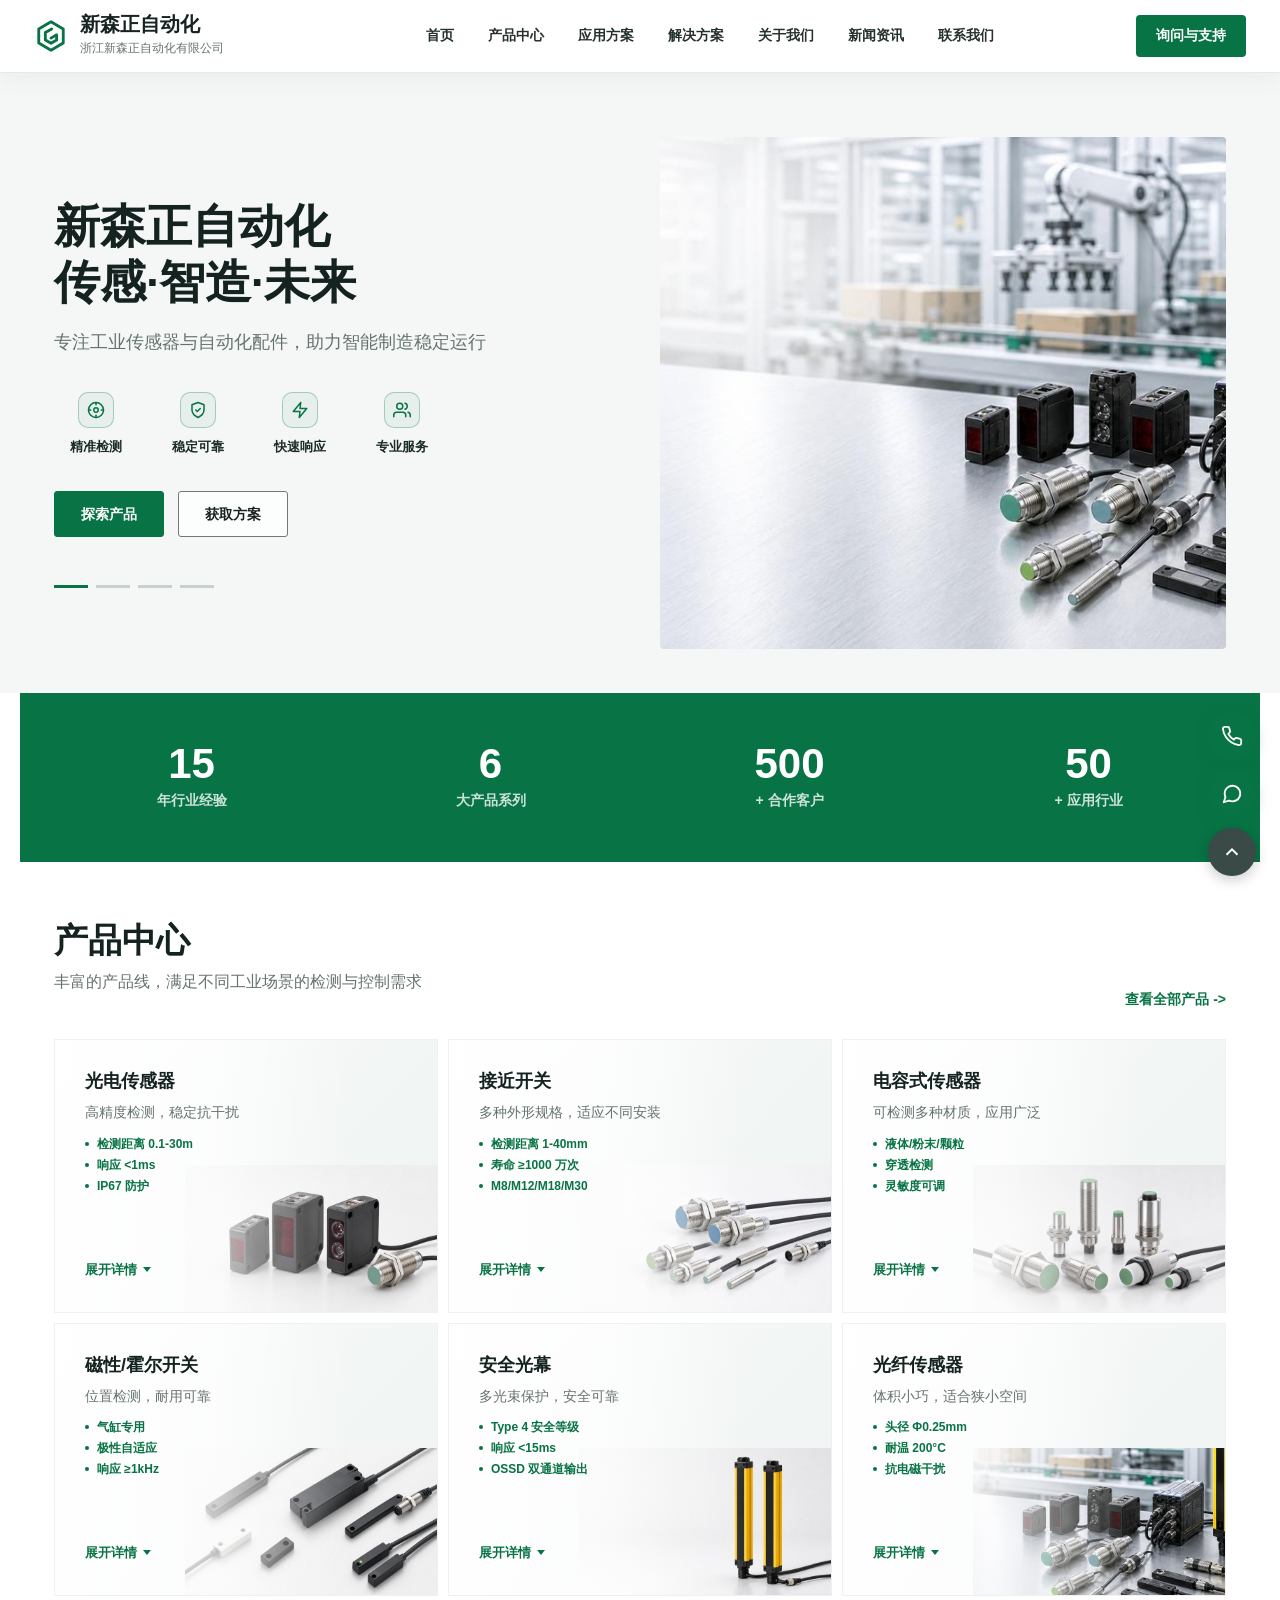
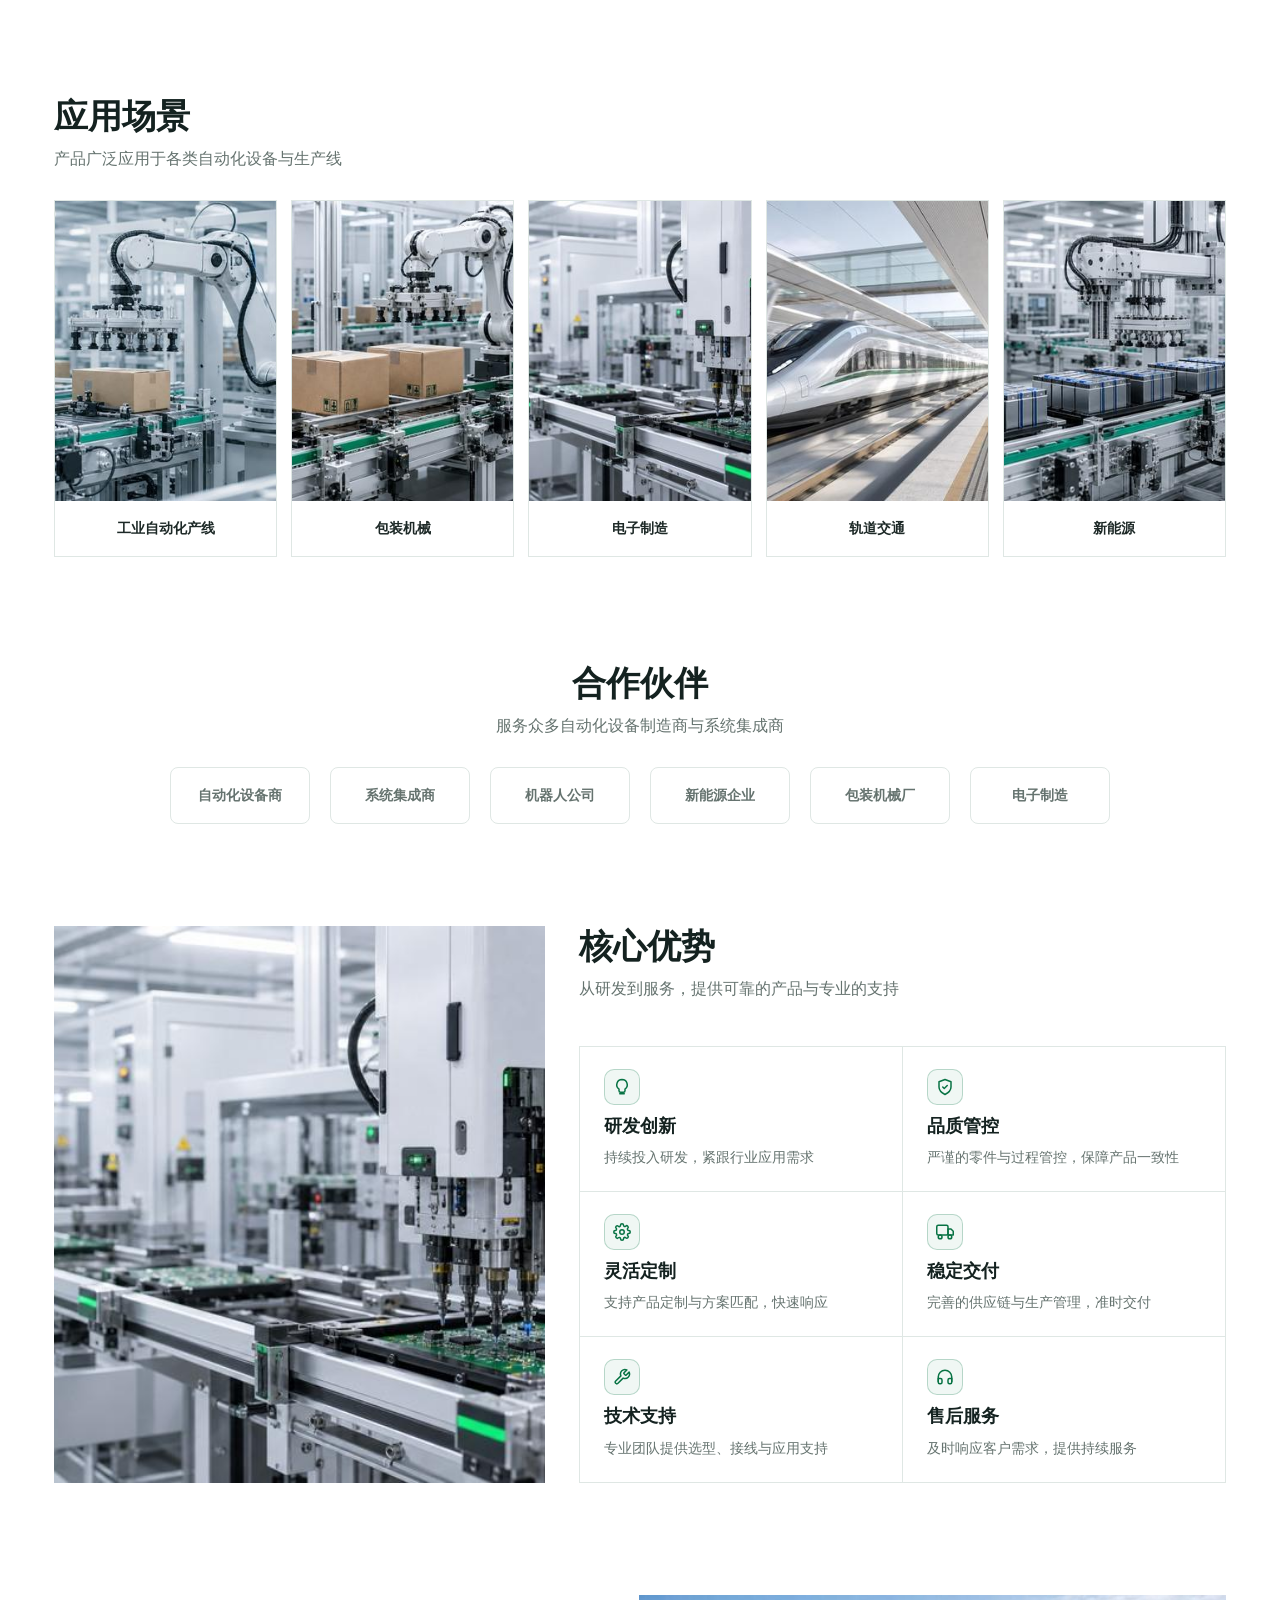
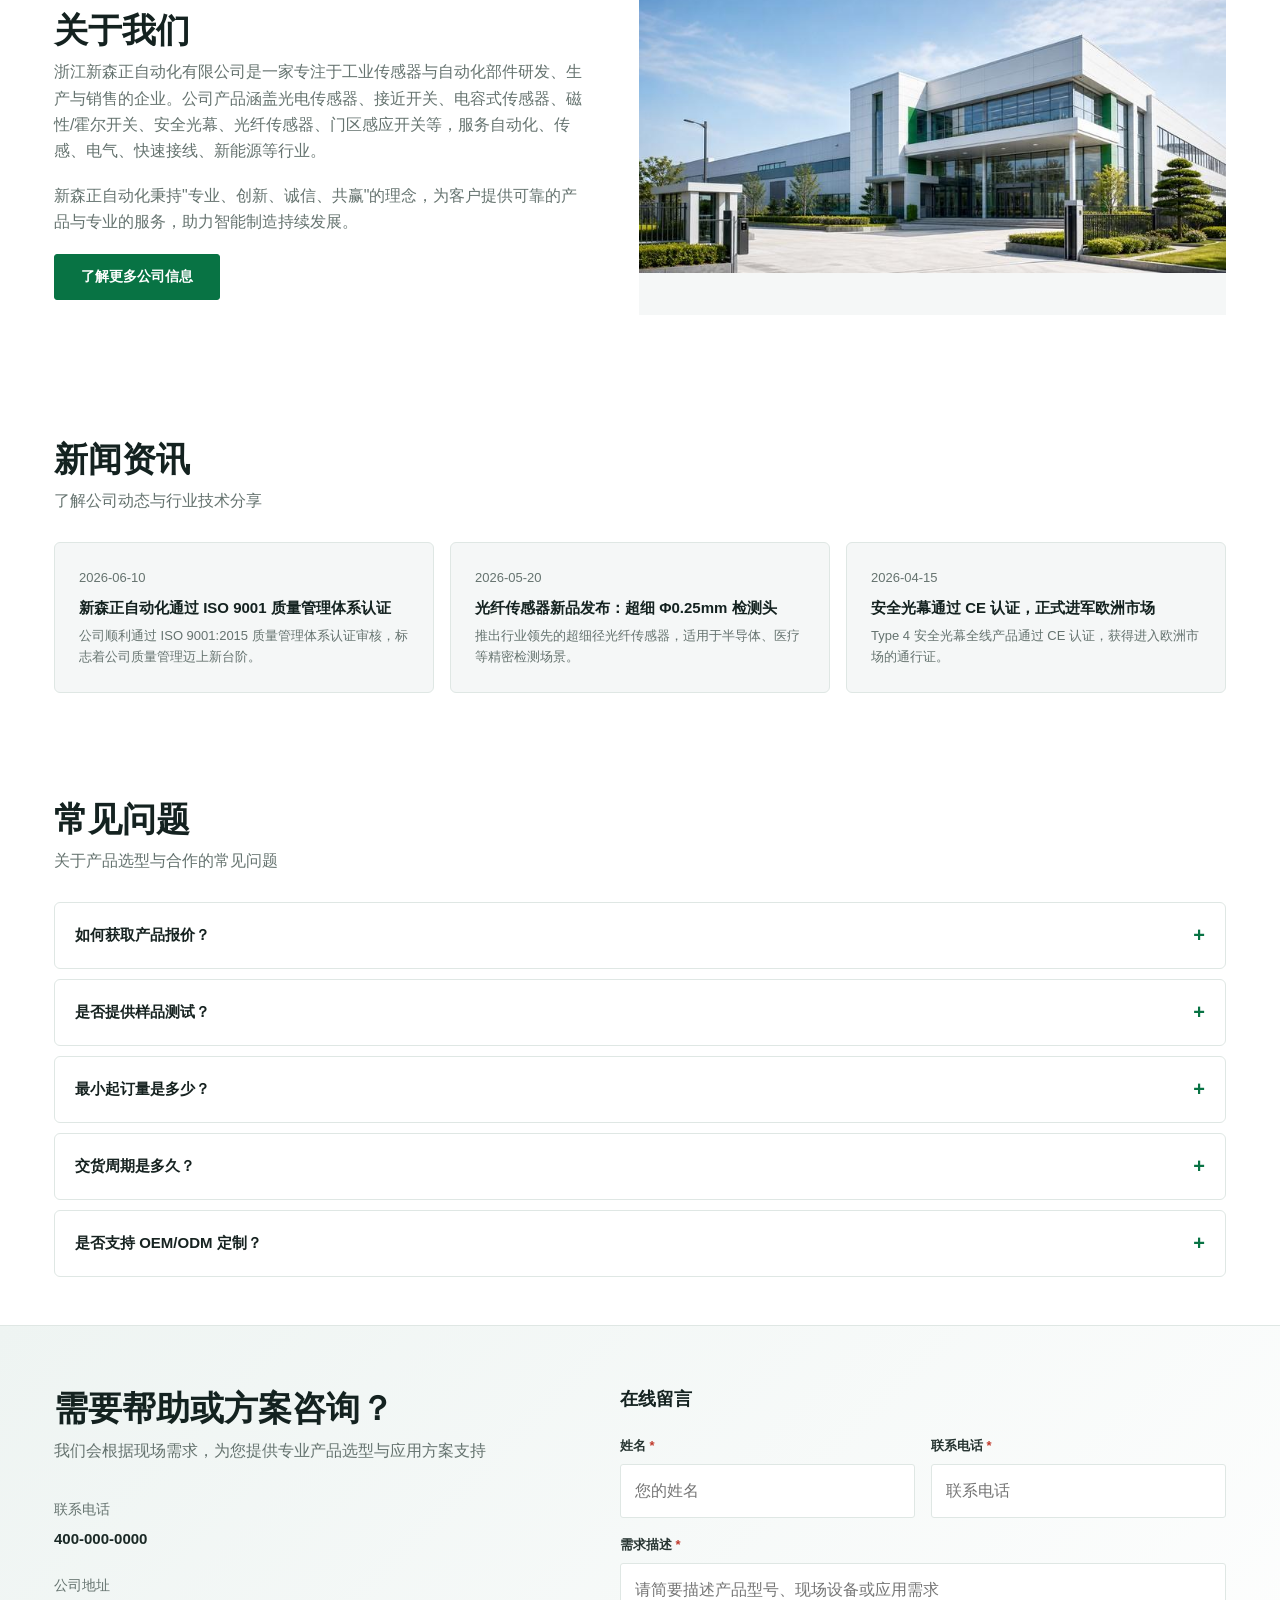
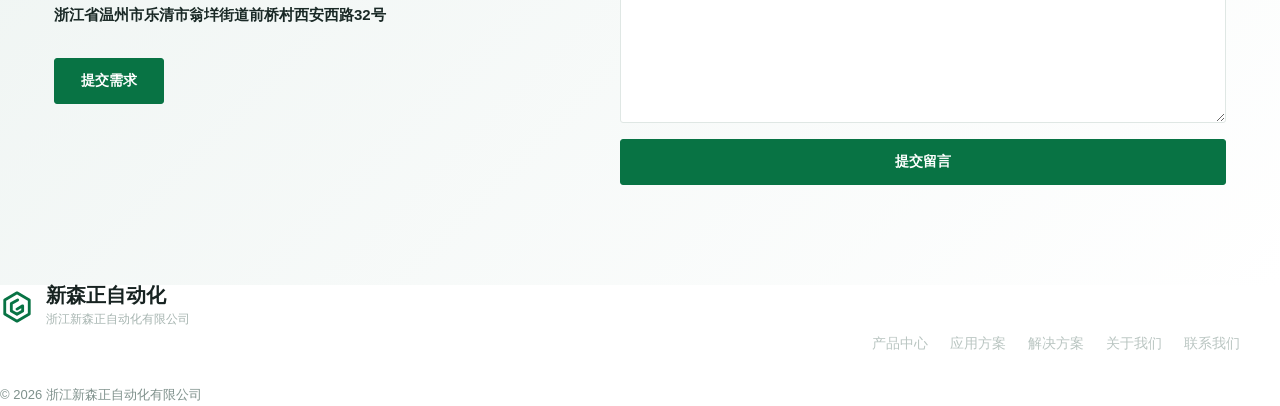
<file: index.html>
<!doctype html>
<html lang="zh-CN">
  <head>
    <meta charset="utf-8" />
    <meta name="viewport" content="width=device-width, initial-scale=1" />
    <title>新森正自动化 | 工业传感器与自动化配件</title>
    <meta name="description" content="浙江新森正自动化有限公司提供工业传感器、光电开关、接近开关、安全光幕、光纤传感器及自动化设备配套选型服务。" />
    <meta name="keywords" content="工业传感器,光电开关,接近开关,安全光幕,光纤传感器,电容式传感器,霍尔开关,自动化配件,温州传感器" />
    <meta property="og:title" content="新森正自动化 | 工业传感器与自动化配件" />
    <meta property="og:description" content="专注工业传感器与自动化配件，助力智能制造稳定运行。产品涵盖光电、接近、安全光幕、光纤等全系列。" />
    <meta property="og:type" content="website" />
    <meta name="robots" content="index, follow" />
    <meta name="theme-color" content="#0a2923" />
    <meta property="og:locale" content="zh_CN" />
    <link rel="canonical" href="https://xszauto.com/" />
    <link rel="preload" as="image" href="./assets/ai-hero-industrial-sensors.jpg" />
    <link rel="preconnect" href="https://hm.baidu.com" />
    <link rel="dns-prefetch" href="https://hm.baidu.com" />
    <script type="application/ld+json">
    {
      "@context": "https://schema.org",
      "@type": "LocalBusiness",
      "name": "浙江新森正自动化有限公司",
      "alternateName": "新森正自动化",
      "description": "专注工业传感器与自动化配件，产品涵盖光电传感器、接近开关、安全光幕、光纤传感器等。",
      "telephone": "400-000-0000",
      "address": {
        "@type": "PostalAddress",
        "addressRegion": "浙江省温州市乐清市",
        "streetAddress": "翁垟街道前桥村西安西路32号",
        "addressCountry": "CN"
      },
      "areaServed": "CN",
      "knowsLanguage": "zh-CN"
    }
    </script>
    <link rel="stylesheet" href="./styles.css" />
    <!-- 百度统计 - 待配置真实 Key -->
  </head>
  <body>
    <header class="site-header" data-header>
      <a class="brand" href="#top" aria-label="新森正自动化首页">
        <svg class="brand-logo" viewBox="0 0 48 48" aria-hidden="true">
          <path d="M24 4 41.3 14v20L24 44 6.7 34V14L24 4Z" fill="none" stroke="currentColor" stroke-width="4" stroke-linejoin="round" />
          <path d="M25 14 16 19.2v10.5l8 4.6 8-4.6v-7.4l-8 4.7" fill="none" stroke="currentColor" stroke-width="4" stroke-linecap="round" stroke-linejoin="round" />
        </svg>
        <span class="brand-text">
          <strong>新森正自动化</strong>
          <small>浙江新森正自动化有限公司</small>
        </span>
      </a>
      <button class="nav-toggle" type="button" aria-expanded="false" aria-controls="site-nav" aria-label="打开导航">
        <span></span><span></span>
      </button>
      <nav class="site-nav" id="site-nav" aria-label="主导航">
        <a href="#top" aria-current="page">首页</a>
        <a href="#products">产品中心</a>
        <a href="#scenes">应用方案</a>
        <a href="#advantages">解决方案</a>
        <a href="#about">关于我们</a>
        <a href="#news">新闻资讯</a>
        <a href="#contact">联系我们</a>
      </nav>
      <a class="header-cta" href="#contact">询问与支持</a>
    </header>

    <main id="top">
      <section class="hero" aria-label="新森正自动化首页首屏">
        <div class="hero-inner">
          <div class="hero-copy">
            <h1>新森正自动化<br />传感·智造·未来</h1>
            <p class="hero-lede">专注工业传感器与自动化配件，助力智能制造稳定运行</p>
            <div class="hero-points" aria-label="服务特点">
              <div>
                <span class="point-icon" aria-hidden="true">
                  <svg viewBox="0 0 24 24" width="18" height="18" fill="none" stroke="currentColor" stroke-width="2" stroke-linecap="round"><circle cx="12" cy="12" r="10"/><circle cx="12" cy="12" r="3"/><line x1="12" y1="2" x2="12" y2="5"/><line x1="12" y1="19" x2="12" y2="22"/><line x1="2" y1="12" x2="5" y2="12"/><line x1="19" y1="12" x2="22" y2="12"/></svg>
                </span>
                <strong>精准检测</strong>
              </div>
              <div>
                <span class="point-icon" aria-hidden="true">
                  <svg viewBox="0 0 24 24" width="18" height="18" fill="none" stroke="currentColor" stroke-width="2" stroke-linecap="round" stroke-linejoin="round"><path d="M12 22s8-4 8-10V5l-8-3-8 3v7c0 6 8 10 8 10z"/><polyline points="9 12 11 14 15 10"/></svg>
                </span>
                <strong>稳定可靠</strong>
              </div>
              <div>
                <span class="point-icon" aria-hidden="true">
                  <svg viewBox="0 0 24 24" width="18" height="18" fill="none" stroke="currentColor" stroke-width="2" stroke-linecap="round" stroke-linejoin="round"><polygon points="13 2 3 14 12 14 11 22 21 10 12 10 13 2"/></svg>
                </span>
                <strong>快速响应</strong>
              </div>
              <div>
                <span class="point-icon" aria-hidden="true">
                  <svg viewBox="0 0 24 24" width="18" height="18" fill="none" stroke="currentColor" stroke-width="2" stroke-linecap="round" stroke-linejoin="round"><path d="M17 21v-2a4 4 0 0 0-4-4H5a4 4 0 0 0-4 4v2"/><circle cx="9" cy="7" r="4"/><path d="M23 21v-2a4 4 0 0 0-3-3.87"/><path d="M16 3.13a4 4 0 0 1 0 7.75"/></svg>
                </span>
                <strong>专业服务</strong>
              </div>
            </div>
            <div class="hero-actions">
              <a class="button primary" href="#products">探索产品</a>
              <a class="button secondary" href="#contact">获取方案</a>
            </div>
            <div class="hero-slider" aria-hidden="true">
              <span class="active"></span><span></span><span></span><span></span>
            </div>
          </div>
          <div class="hero-media" aria-hidden="true">
            <img src="./assets/ai-hero-industrial-sensors.jpg" alt="" width="1200" height="600" />
          </div>
        </div>
      </section>

      <section class="section stats" id="stats">
        <div class="stats-grid">
          <div class="stat-item"><strong data-count="15">0</strong><span>年行业经验</span></div>
          <div class="stat-item"><strong data-count="6">0</strong><span>大产品系列</span></div>
          <div class="stat-item"><strong data-count="500">0</strong><span>+ 合作客户</span></div>
          <div class="stat-item"><strong data-count="50">0</strong><span>+ 应用行业</span></div>
        </div>
      </section>

      <section class="section products" id="products">
        <div class="section-heading row">
          <div>
            <h2>产品中心</h2>
            <p>丰富的产品线，满足不同工业场景的检测与控制需求</p>
          </div>
          <a class="text-link" href="#contact">查看全部产品</a>
        </div>
        <div class="product-grid">
          <article class="product-card" data-product-card>
            <div class="product-copy">
              <h3>光电传感器</h3>
              <p class="product-desc">高精度检测，稳定抗干扰</p>
              <ul class="product-specs">
                <li>检测距离 0.1-30m</li>
                <li>响应 &lt;1ms</li>
                <li>IP67 防护</li>
              </ul>
              <div class="product-expand">
                <p>采用进口光电元件，内置抗互相干扰电路，支持扩散反射/对射/回归反射三种模式。M18/M12 标准螺纹安装，适用于包装机械、电子制造、物流分拣等场景。</p>
                <a class="button primary" href="./product.html?id=photoelectric">查看详情</a>
              </div>
              <button class="product-toggle" data-toggle aria-expanded="false">展开详情 <span></span></button>
            </div>
            <img src="./assets/ai-product-photoelectric.jpg" alt="光电传感器产品图" width="400" height="300" loading="lazy" />
          </article>
          <article class="product-card" data-product-card>
            <div class="product-copy">
              <h3>接近开关</h3>
              <p class="product-desc">多种外形规格，适应不同安装</p>
              <ul class="product-specs">
                <li>检测距离 1-40mm</li>
                <li>寿命 ≥1000 万次</li>
                <li>M8/M12/M18/M30</li>
              </ul>
              <div class="product-expand">
                <p>全金属外壳（黄铜镀镍/不锈钢），耐油耐腐蚀。无机械接触设计，电气寿命超 1000 万次。内置 LED 动作指示灯和接线指示灯，适合 CNC 机床、气缸位置检测等。</p>
                <a class="button primary" href="./product.html?id=proximity">查看详情</a>
              </div>
              <button class="product-toggle" data-toggle aria-expanded="false">展开详情 <span></span></button>
            </div>
            <img src="./assets/ai-product-proximity.jpg" alt="接近开关产品图" width="400" height="300" loading="lazy" />
          </article>
          <article class="product-card" data-product-card>
            <div class="product-copy">
              <h3>电容式传感器</h3>
              <p class="product-desc">可检测多种材质，应用广泛</p>
              <ul class="product-specs">
                <li>液体/粉末/颗粒</li>
                <li>穿透检测</li>
                <li>灵敏度可调</li>
              </ul>
              <div class="product-expand">
                <p>可透过非金属容器壁检测内部液位或料位，无需接触介质。内置电位器灵敏度可调，非接触式检测不污染介质，适合食品、医药、化工行业。</p>
                <a class="button primary" href="./product.html?id=capacitive">查看详情</a>
              </div>
              <button class="product-toggle" data-toggle aria-expanded="false">展开详情 <span></span></button>
            </div>
            <img src="./assets/ai-product-capacitive.jpg" alt="电容式传感器产品图" width="400" height="300" loading="lazy" />
          </article>
          <article class="product-card" data-product-card>
            <div class="product-copy">
              <h3>磁性/霍尔开关</h3>
              <p class="product-desc">位置检测，耐用可靠</p>
              <ul class="product-specs">
                <li>气缸专用</li>
                <li>极性自适应</li>
                <li>响应 ≥1kHz</li>
              </ul>
              <div class="product-expand">
                <p>专为气缸位置检测设计，嵌入式安装不影响运动。无需区分磁铁极性，N/S 极均可触发。体积小巧，适合空间受限的自动化设备、电梯平层检测等。</p>
                <a class="button primary" href="./product.html?id=magnetic">查看详情</a>
              </div>
              <button class="product-toggle" data-toggle aria-expanded="false">展开详情 <span></span></button>
            </div>
            <img src="./assets/ai-product-magnetic.jpg" alt="磁性霍尔开关产品图" width="400" height="300" loading="lazy" />
          </article>
          <article class="product-card" data-product-card>
            <div class="product-copy">
              <h3>安全光幕</h3>
              <p class="product-desc">多光束保护，安全可靠</p>
              <ul class="product-specs">
                <li>Type 4 安全等级</li>
                <li>响应 &lt;15ms</li>
                <li>OSSD 双通道输出</li>
              </ul>
              <div class="product-expand">
                <p>符合 IEC 61496-1 Type 4 标准，上电自检+周期自检确保始终正常。支持固定消隐和可控屏蔽，抗环境光干扰，适合冲压设备、焊接产线等高风险区域防护。</p>
                <a class="button primary" href="./product.html?id=light-curtain">查看详情</a>
              </div>
              <button class="product-toggle" data-toggle aria-expanded="false">展开详情 <span></span></button>
            </div>
            <img src="./assets/ai-product-light-curtain.jpg" alt="安全光幕产品图" width="400" height="300" loading="lazy" />
          </article>
          <article class="product-card" data-product-card>
            <div class="product-copy">
              <h3>光纤传感器</h3>
              <p class="product-desc">体积小巧，适合狭小空间</p>
              <ul class="product-specs">
                <li>头径 Φ0.25mm</li>
                <li>耐温 200°C</li>
                <li>抗电磁干扰</li>
              </ul>
              <div class="product-expand">
                <p>光纤头直径最小 Φ0.25mm，可穿过狭小缝隙到达传统传感器无法安装的位置。光纤部分耐温 -40°C~+200°C，不受电磁干扰，适合半导体、精密机械、医疗设备。</p>
                <a class="button primary" href="./product.html?id=fiber">查看详情</a>
              </div>
              <button class="product-toggle" data-toggle aria-expanded="false">展开详情 <span></span></button>
            </div>
            <img src="./assets/ai-product-fiber.jpg" alt="光纤传感器产品图" width="400" height="300" loading="lazy" />
          </article>
        </div>
      </section>

      <section class="section scenes" id="scenes">
        <div class="section-heading">
          <h2>应用场景</h2>
          <p>产品广泛应用于各类自动化设备与生产线</p>
        </div>
        <div class="scene-grid">
          <article class="scene-card">
            <img src="./assets/ai-scene-industrial-line.jpg" alt="工业自动化产线" width="400" height="300" loading="lazy" />
            <span>工业自动化产线</span>
          </article>
          <article class="scene-card">
            <img src="./assets/ai-scene-packaging.jpg" alt="包装机械" width="400" height="300" loading="lazy" />
            <span>包装机械</span>
          </article>
          <article class="scene-card">
            <img src="./assets/ai-scene-electronics.jpg" alt="电子制造" width="400" height="300" loading="lazy" />
            <span>电子制造</span>
          </article>
          <article class="scene-card">
            <img src="./assets/ai-scene-rail.jpg" alt="轨道交通" width="400" height="300" loading="lazy" />
            <span>轨道交通</span>
          </article>
          <article class="scene-card">
            <img src="./assets/ai-scene-energy.jpg" alt="新能源" width="400" height="300" loading="lazy" />
            <span>新能源</span>
          </article>
        </div>
      </section>

      <section class="section partners" id="partners">
        <div class="section-heading center">
          <h2>合作伙伴</h2>
          <p>服务众多自动化设备制造商与系统集成商</p>
        </div>
        <div class="partner-logos">
          <div class="partner-item">自动化设备商</div>
          <div class="partner-item">系统集成商</div>
          <div class="partner-item">机器人公司</div>
          <div class="partner-item">新能源企业</div>
          <div class="partner-item">包装机械厂</div>
          <div class="partner-item">电子制造</div>
        </div>
      </section>

      <section class="section advantages" id="advantages">
        <div class="advantage-media">
          <img src="./assets/ai-advantage-production.jpg" alt="自动化生产设备" width="600" height="400" loading="lazy" />
        </div>
        <div class="advantage-content">
          <div class="section-heading">
            <h2>核心优势</h2>
            <p>从研发到服务，提供可靠的产品与专业的支持</p>
          </div>
          <div class="advantage-grid">
            <article class="advantage-item">
              <span aria-hidden="true"><svg viewBox="0 0 24 24" width="18" height="18" fill="none" stroke="currentColor" stroke-width="2" stroke-linecap="round" stroke-linejoin="round"><path d="M12 2a7 7 0 0 1 4 12.73V17a2 2 0 0 1-2 2h-4a2 2 0 0 1-2-2v-2.27A7 7 0 0 1 12 2z"/><line x1="9" y1="21" x2="15" y2="21"/></svg></span>
              <h3>研发创新</h3><p>持续投入研发，紧跟行业应用需求</p>
            </article>
            <article class="advantage-item">
              <span aria-hidden="true"><svg viewBox="0 0 24 24" width="18" height="18" fill="none" stroke="currentColor" stroke-width="2" stroke-linecap="round" stroke-linejoin="round"><path d="M12 22s8-4 8-10V5l-8-3-8 3v7c0 6 8 10 8 10z"/><polyline points="9 12 11 14 15 10"/></svg></span>
              <h3>品质管控</h3><p>严谨的零件与过程管控，保障产品一致性</p>
            </article>
            <article class="advantage-item">
              <span aria-hidden="true"><svg viewBox="0 0 24 24" width="18" height="18" fill="none" stroke="currentColor" stroke-width="2" stroke-linecap="round"><circle cx="12" cy="12" r="3"/><path d="M19.4 15a1.65 1.65 0 0 0 .33 1.82l.06.06a2 2 0 0 1-2.83 2.83l-.06-.06a1.65 1.65 0 0 0-1.82-.33 1.65 1.65 0 0 0-1 1.51V21a2 2 0 0 1-4 0v-.09A1.65 1.65 0 0 0 9 19.4a1.65 1.65 0 0 0-1.82.33l-.06.06a2 2 0 0 1-2.83-2.83l.06-.06A1.65 1.65 0 0 0 4.68 15a1.65 1.65 0 0 0-1.51-1H3a2 2 0 0 1 0-4h.09A1.65 1.65 0 0 0 4.6 9a1.65 1.65 0 0 0-.33-1.82l-.06-.06a2 2 0 0 1 2.83-2.83l.06.06A1.65 1.65 0 0 0 9 4.68a1.65 1.65 0 0 0 1-1.51V3a2 2 0 0 1 4 0v.09a1.65 1.65 0 0 0 1 1.51 1.65 1.65 0 0 0 1.82-.33l.06-.06a2 2 0 0 1 2.83 2.83l-.06.06A1.65 1.65 0 0 0 19.4 9a1.65 1.65 0 0 0 1.51 1H21a2 2 0 0 1 0 4h-.09a1.65 1.65 0 0 0-1.51 1z"/></svg></span>
              <h3>灵活定制</h3><p>支持产品定制与方案匹配，快速响应</p>
            </article>
            <article class="advantage-item">
              <span aria-hidden="true"><svg viewBox="0 0 24 24" width="18" height="18" fill="none" stroke="currentColor" stroke-width="2" stroke-linecap="round" stroke-linejoin="round"><rect x="1" y="3" width="15" height="13" rx="2"/><polygon points="16 8 20 8 23 11 23 16 16 16 16 8"/><circle cx="5.5" cy="18.5" r="2.5"/><circle cx="18.5" cy="18.5" r="2.5"/></svg></span>
              <h3>稳定交付</h3><p>完善的供应链与生产管理，准时交付</p>
            </article>
            <article class="advantage-item">
              <span aria-hidden="true"><svg viewBox="0 0 24 24" width="18" height="18" fill="none" stroke="currentColor" stroke-width="2" stroke-linecap="round" stroke-linejoin="round"><path d="M14.7 6.3a1 1 0 0 0 0 1.4l1.6 1.6a1 1 0 0 0 1.4 0l3.77-3.77a6 6 0 0 1-7.94 7.94l-6.91 6.91a2.12 2.12 0 0 1-3-3l6.91-6.91a6 6 0 0 1 7.94-7.94l-3.76 3.76z"/></svg></span>
              <h3>技术支持</h3><p>专业团队提供选型、接线与应用支持</p>
            </article>
            <article class="advantage-item">
              <span aria-hidden="true"><svg viewBox="0 0 24 24" width="18" height="18" fill="none" stroke="currentColor" stroke-width="2" stroke-linecap="round" stroke-linejoin="round"><path d="M3 18v-6a9 9 0 0 1 18 0v6"/><path d="M21 19a2 2 0 0 1-2 2h-1a2 2 0 0 1-2-2v-3a2 2 0 0 1 2-2h3zM3 19a2 2 0 0 0 2 2h1a2 2 0 0 0 2-2v-3a2 2 0 0 0-2-2H3z"/></svg></span>
              <h3>售后服务</h3><p>及时响应客户需求，提供持续服务</p>
            </article>
          </div>
        </div>
      </section>

      <section class="section about" id="about">
        <div class="about-copy">
          <h2>关于我们</h2>
          <p>浙江新森正自动化有限公司是一家专注于工业传感器与自动化部件研发、生产与销售的企业。公司产品涵盖光电传感器、接近开关、电容式传感器、磁性/霍尔开关、安全光幕、光纤传感器、门区感应开关等，服务自动化、传感、电气、快速接线、新能源等行业。</p>
          <p>新森正自动化秉持"专业、创新、诚信、共赢"的理念，为客户提供可靠的产品与专业的服务，助力智能制造持续发展。</p>
          <a class="button primary" href="#contact">了解更多公司信息</a>
        </div>
        <div class="about-media">
          <img src="./assets/ai-about-factory.jpg" alt="现代工厂外观" width="600" height="400" loading="lazy" />
        </div>
      </section>

      <section class="section news-section" id="news">
        <div class="section-heading">
          <h2>新闻资讯</h2>
          <p>了解公司动态与行业技术分享</p>
        </div>
        <div class="news-grid">
          <article class="news-card">
            <time>2026-06-10</time>
            <h3>新森正自动化通过 ISO 9001 质量管理体系认证</h3>
            <p>公司顺利通过 ISO 9001:2015 质量管理体系认证审核，标志着公司质量管理迈上新台阶。</p>
          </article>
          <article class="news-card">
            <time>2026-05-20</time>
            <h3>光纤传感器新品发布：超细 Φ0.25mm 检测头</h3>
            <p>推出行业领先的超细径光纤传感器，适用于半导体、医疗等精密检测场景。</p>
          </article>
          <article class="news-card">
            <time>2026-04-15</time>
            <h3>安全光幕通过 CE 认证，正式进军欧洲市场</h3>
            <p>Type 4 安全光幕全线产品通过 CE 认证，获得进入欧洲市场的通行证。</p>
          </article>
        </div>
      </section>

      <section class="section faq-section">
        <div class="section-heading">
          <h2>常见问题</h2>
          <p>关于产品选型与合作的常见问题</p>
        </div>
        <div class="faq-list">
          <details class="faq-item">
            <summary>如何获取产品报价？</summary>
            <p>通过上方表单提交您的需求，或直接拨打 400-000-0000，我们的工程师会在 24 小时内为您提供详细报价。</p>
          </details>
          <details class="faq-item">
            <summary>是否提供样品测试？</summary>
            <p>是的，我们支持样品测试。请在需求描述中注明所需型号和数量，我们会安排寄送。</p>
          </details>
          <details class="faq-item">
            <summary>最小起订量是多少？</summary>
            <p>常规库存产品无最小起订量限制。定制产品请与我们沟通具体需求。</p>
          </details>
          <details class="faq-item">
            <summary>交货周期是多久？</summary>
            <p>常规库存产品 3-5 个工作日发货。定制产品根据复杂度 7-15 个工作日。</p>
          </details>
          <details class="faq-item">
            <summary>是否支持 OEM/ODM 定制？</summary>
            <p>支持。我们提供外观、参数、包装等全方位定制服务，欢迎来电详谈。</p>
          </details>
        </div>
      </section>

      <section class="contact" id="contact">
        <div class="contact-inner">
          <div class="contact-info">
            <h2>需要帮助或方案咨询？</h2>
            <p>我们会根据现场需求，为您提供专业产品选型与应用方案支持</p>
            <div class="contact-lines">
              <p><span>联系电话</span><strong>400-000-0000</strong></p>
              <p><span>公司地址</span><strong>浙江省温州市乐清市翁垟街道前桥村西安西路32号</strong></p>
            </div>
            <a class="button primary" href="tel:400-000-0000">提交需求</a>
          </div>
          <form class="contact-form" data-contact-form>
            <h3>在线留言</h3>
            <div class="form-row">
              <label><span>姓名 <em>*</em></span><input name="name" required autocomplete="name" placeholder="您的姓名" /></label>
              <label><span>联系电话 <em>*</em></span><input name="phone" required autocomplete="tel" placeholder="联系电话" /></label>
            </div>
            <label>
              <span>需求描述 <em>*</em></span>
              <textarea name="message" required rows="5" placeholder="请简要描述产品型号、现场设备或应用需求"></textarea>
            </label>
            <button class="button primary full" type="submit">提交留言</button>
            <p class="form-note" data-form-note aria-live="polite"></p>
          </form>
        </div>
      </section>
    </main>

    <footer class="site-footer">
      <div class="footer-brand">
        <a class="brand dark" href="#top">
          <svg class="brand-logo" viewBox="0 0 48 48" aria-hidden="true">
            <path d="M24 4 41.3 14v20L24 44 6.7 34V14L24 4Z" fill="none" stroke="currentColor" stroke-width="4" stroke-linejoin="round" />
            <path d="M25 14 16 19.2v10.5l8 4.6 8-4.6v-7.4l-8 4.7" fill="none" stroke="currentColor" stroke-width="4" stroke-linecap="round" stroke-linejoin="round" />
          </svg>
          <span class="brand-text">
            <strong>新森正自动化</strong>
            <small>浙江新森正自动化有限公司</small>
          </span>
        </a>
      </div>
      <nav aria-label="页脚导航">
        <a href="#products">产品中心</a>
        <a href="#scenes">应用方案</a>
        <a href="#advantages">解决方案</a>
        <a href="#about">关于我们</a>
        <a href="#contact">联系我们</a>
      </nav>
      <p class="copyright">&copy; 2026 浙江新森正自动化有限公司</p>
    </footer>

    <div class="float-contact" data-float-contact>
      <a class="float-btn float-phone" href="tel:400-000-0000" aria-label="拨打电话">
        <svg viewBox="0 0 24 24" width="22" height="22" fill="none" stroke="currentColor" stroke-width="2"><path d="M22 16.92v3a2 2 0 01-2.18 2 19.79 19.79 0 01-8.63-3.07 19.5 19.5 0 01-6-6A19.79 19.79 0 012.12 4.18 2 2 0 014.11 2h3a2 2 0 012 1.72c.13.81.36 1.6.68 2.34a2 2 0 01-.45 2.11L8.09 9.91a16 16 0 006 6l1.27-1.27a2 2 0 012.11-.45c.74.32 1.53.55 2.34.68A2 2 0 0122 16.92z"/></svg>
      </a>
      <div class="float-btn float-wechat" data-wechat-toggle aria-label="微信客服">
        <svg viewBox="0 0 24 24" width="22" height="22" fill="none" stroke="currentColor" stroke-width="2" stroke-linecap="round" stroke-linejoin="round"><path d="M21 11.5a8.38 8.38 0 0 1-.9 3.8 8.5 8.5 0 0 1-7.6 4.7 8.38 8.38 0 0 1-3.8-.9L3 21l1.9-5.7a8.38 8.38 0 0 1-.9-3.8 8.5 8.5 0 0 1 4.7-7.6 8.38 8.38 0 0 1 3.8-.9h.5a8.48 8.48 0 0 1 8 8v.5z"/></svg>
        <div class="wechat-popup" data-wechat-popup>
          <img src="./assets/wechat-qr.png" alt="微信扫码添加客服" width="180" height="180" loading="lazy" />
          <p>微信扫码添加客服</p>
        </div>
      </div>
      <a class="float-btn float-top" href="#top" aria-label="回到顶部">
        <svg viewBox="0 0 24 24" width="22" height="22" fill="none" stroke="currentColor" stroke-width="2"><path d="M18 15l-6-6-6 6"/></svg>
      </a>
    </div>

    <script src="./main.js" defer></script>
  </body>
</html>
</file>
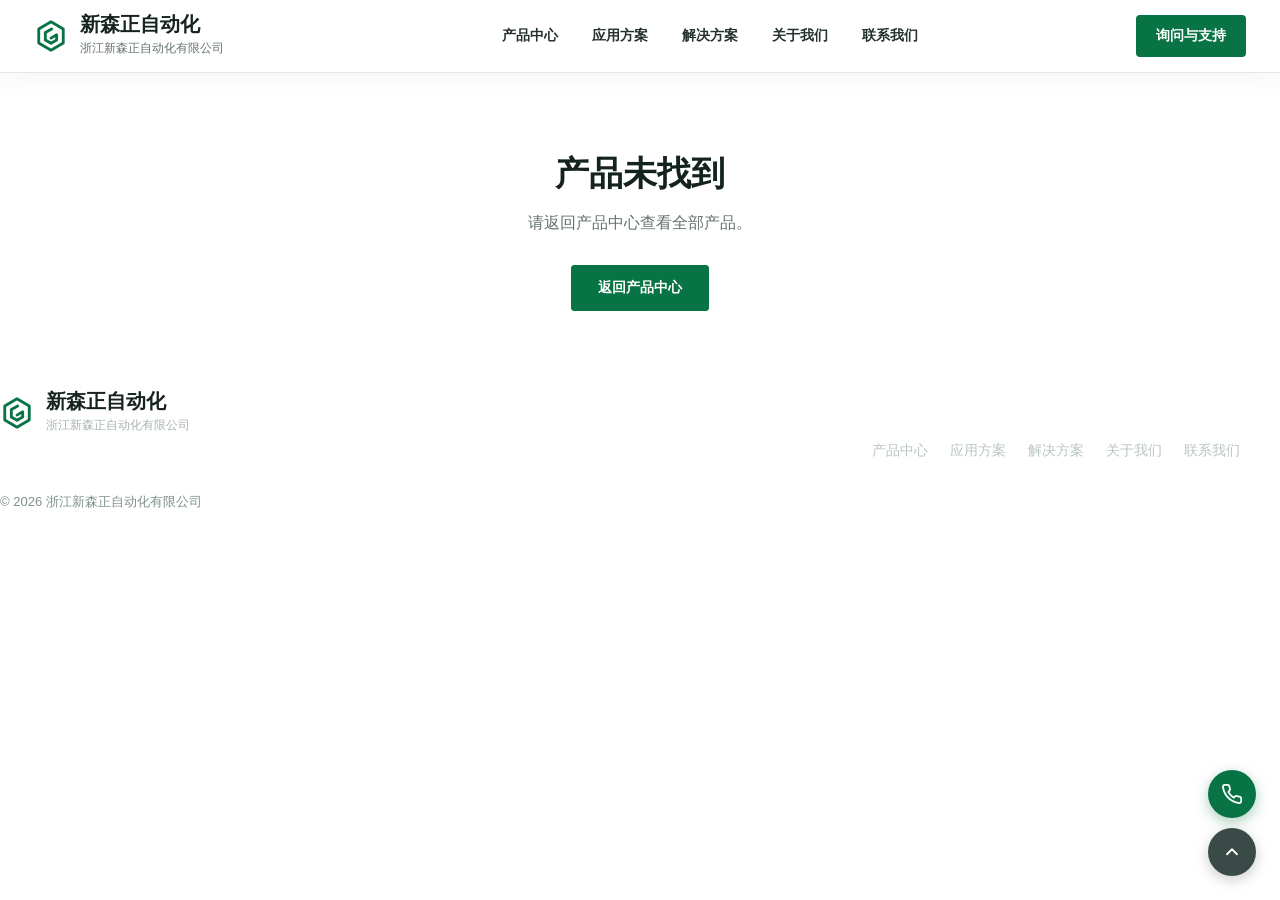
<file: product.html>
<!doctype html>
<html lang="zh-CN">
  <head>
    <meta charset="utf-8" />
    <meta name="viewport" content="width=device-width, initial-scale=1" />
    <meta name="robots" content="index, follow" />
    <title>产品详情 | 新森正自动化</title>
    <meta name="description" content="新森正自动化工业传感器产品详情，提供产品参数、应用场景与选型支持。" />
    <link rel="stylesheet" href="./styles.css" />
    <link rel="stylesheet" href="./product.css" />
    <script>
      var _hmt = _hmt || [];
      (function() {
        var hm = document.createElement("script");
        hm.src = "https://hm.baidu.com/hm.js?YOUR_BAIDU_ANALYTICS_KEY";
        var s = document.getElementsByTagName("script")[0];
        s.parentNode.insertBefore(hm, s);
      })();
    </script>
  </head>
  <body>
    <header class="site-header" data-header>
      <a class="brand" href="./index.html#top" aria-label="新森正自动化首页">
        <svg class="brand-logo" viewBox="0 0 48 48" aria-hidden="true">
          <path d="M24 4 41.3 14v20L24 44 6.7 34V14L24 4Z" fill="none" stroke="currentColor" stroke-width="4" stroke-linejoin="round" />
          <path d="M25 14 16 19.2v10.5l8 4.6 8-4.6v-7.4l-8 4.7" fill="none" stroke="currentColor" stroke-width="4" stroke-linecap="round" stroke-linejoin="round" />
        </svg>
        <span class="brand-text">
          <strong>新森正自动化</strong>
          <small>浙江新森正自动化有限公司</small>
        </span>
      </a>
      <button class="nav-toggle" type="button" aria-expanded="false" aria-controls="site-nav" aria-label="打开导航">
        <span></span><span></span>
      </button>
      <nav class="site-nav" id="site-nav" aria-label="主导航">
        <a href="./index.html#products">产品中心</a>
        <a href="./index.html#scenes">应用方案</a>
        <a href="./index.html#advantages">解决方案</a>
        <a href="./index.html#about">关于我们</a>
        <a href="./index.html#contact">联系我们</a>
      </nav>
      <a class="header-cta" href="./index.html#contact">询问与支持</a>
    </header>

    <main id="top">
      <section class="product-hero">
        <div class="product-hero-inner">
          <div class="breadcrumb">
            <a href="./index.html">首页</a> / <a href="./index.html#products">产品中心</a> / <span data-product-name>加载中...</span>
          </div>
          <div class="product-hero-grid">
            <div class="product-hero-img">
              <img data-product-img src="" alt="" />
            </div>
            <div class="product-hero-info">
              <h1 data-product-title>加载中...</h1>
              <p class="product-subtitle" data-product-subtitle></p>
              <div class="product-highlights" data-product-highlights></div>
              <div class="product-actions">
                <a class="button primary" href="./index.html#contact">立即询价</a>
                <a class="button secondary" href="tel:400-000-0000">电话咨询</a>
              </div>
            </div>
          </div>
        </div>
      </section>

      <section class="section product-specs">
        <div class="product-specs-inner">
          <h2>产品参数</h2>
          <div class="specs-table-wrap">
            <table class="specs-table" data-product-specs>
              <tbody></tbody>
            </table>
          </div>
        </div>
      </section>

      <section class="section product-features">
        <div class="product-features-inner">
          <h2>产品特点</h2>
          <div class="features-grid" data-product-features></div>
        </div>
      </section>

      <section class="section product-applications">
        <div class="product-apps-inner">
          <h2>应用场景</h2>
          <div class="apps-grid" data-product-apps></div>
        </div>
      </section>

      <section class="contact" id="contact">
        <div class="contact-inner">
          <div class="contact-info">
            <h2>需要帮助或方案咨询？</h2>
            <p>我们会根据现场需求，为您提供专业产品选型与应用方案支持</p>
            <div class="contact-lines">
              <p><span>联系电话</span><strong>400-000-0000</strong></p>
              <p><span>公司地址</span><strong>浙江省温州市乐清市翁垟街道前桥村西安西路32号</strong></p>
            </div>
            <a class="button primary" href="tel:400-000-0000">拨打电话</a>
          </div>
          <form class="contact-form" data-contact-form>
            <h3>在线留言</h3>
            <div class="form-row">
              <label><span>姓名 <em>*</em></span><input name="name" required autocomplete="name" placeholder="您的姓名" /></label>
              <label><span>联系电话 <em>*</em></span><input name="phone" required autocomplete="tel" placeholder="联系电话" /></label>
            </div>
            <label>
              <span>需求描述 <em>*</em></span>
              <textarea name="message" required rows="5" placeholder="请简要描述产品型号、数量需求或应用需求"></textarea>
            </label>
            <button class="button primary full" type="submit">提交留言</button>
            <p class="form-note" data-form-note aria-live="polite"></p>
          </form>
        </div>
      </section>
    </main>

    <footer class="site-footer">
      <div class="footer-brand">
        <a class="brand dark" href="./index.html#top">
          <svg class="brand-logo" viewBox="0 0 48 48" aria-hidden="true">
            <path d="M24 4 41.3 14v20L24 44 6.7 34V14L24 4Z" fill="none" stroke="currentColor" stroke-width="4" stroke-linejoin="round" />
            <path d="M25 14 16 19.2v10.5l8 4.6 8-4.6v-7.4l-8 4.7" fill="none" stroke="currentColor" stroke-width="4" stroke-linecap="round" stroke-linejoin="round" />
          </svg>
          <span class="brand-text">
            <strong>新森正自动化</strong>
            <small>浙江新森正自动化有限公司</small>
          </span>
        </a>
      </div>
      <nav aria-label="页脚导航">
        <a href="./index.html#products">产品中心</a>
        <a href="./index.html#scenes">应用方案</a>
        <a href="./index.html#advantages">解决方案</a>
        <a href="./index.html#about">关于我们</a>
        <a href="./index.html#contact">联系我们</a>
      </nav>
      <p class="copyright">&copy; 2026 浙江新森正自动化有限公司</p>
    </footer>

    <div class="float-contact">
      <a class="float-btn float-phone" href="tel:400-000-0000" aria-label="拨打电话">
        <svg viewBox="0 0 24 24" width="22" height="22" fill="none" stroke="currentColor" stroke-width="2"><path d="M22 16.92v3a2 2 0 01-2.18 2 19.79 19.79 0 01-8.63-3.07 19.5 19.5 0 01-6-6A19.79 19.79 0 012.12 4.18 2 2 0 014.11 2h3a2 2 0 012 1.72c.13.81.36 1.6.68 2.34a2 2 0 01-.45 2.11L8.09 9.91a16 16 0 006 6l1.27-1.27a2 2 0 012.11-.45c.74.32 1.53.55 2.34.68A2 2 0 0122 16.92z"/></svg>
      </a>
      <a class="float-btn float-top" href="#top" aria-label="回到顶部">
        <svg viewBox="0 0 24 24" width="22" height="22" fill="none" stroke="currentColor" stroke-width="2"><path d="M18 15l-6-6-6 6"/></svg>
      </a>
    </div>

    <script src="./product-data.js" defer></script>
    <script src="./product.js" defer></script>
    <script src="./main.js" defer></script>
  </body>
</html>
</file>
<file: styles.css>
:root {
  --bg: #ffffff;
  --soft: #f5f7f7;
  --soft-2: #eef3f1;
  --text: #172321;
  --muted: #65736f;
  --line: #dfe7e4;
  --green: #087344;
  --green-dark: #075b37;
  --green-soft: #e8f3ee;
  --ink: #101b1a;
  --footer: #111d1f;
  --shadow: 0 20px 48px rgba(22, 35, 33, 0.1);
  --max: 1240px;
  font-family: "Microsoft YaHei", "PingFang SC", "Noto Sans SC", Arial, sans-serif;
}

* {
  box-sizing: border-box;
}

html {
  scroll-behavior: smooth;
}

body {
  margin: 0;
  background: var(--bg);
  color: var(--text);
  font-size: 16px;
  line-height: 1.65;
}

img {
  display: block;
  max-width: 100%;
}

a {
  color: inherit;
  text-decoration: none;
}

button,
input,
textarea {
  font: inherit;
}

.site-header {
  position: sticky;
  top: 0;
  z-index: 50;
  display: grid;
  grid-template-columns: minmax(250px, auto) 1fr auto;
  align-items: center;
  gap: 28px;
  min-height: 72px;
  padding: 0 34px;
  background: rgba(255, 255, 255, 0.96);
  border-bottom: 1px solid rgba(223, 231, 228, 0.86);
  box-shadow: 0 8px 24px rgba(23, 35, 33, 0.04);
  backdrop-filter: blur(14px);
}

.brand {
  display: inline-flex;
  align-items: center;
  gap: 12px;
  min-width: 0;
}

.brand-logo {
  width: 34px;
  height: 34px;
  flex: 0 0 auto;
  color: var(--green);
}

.brand-text strong,
.brand-text small {
  display: block;
}

.brand-text strong {
  font-size: 20px;
  font-weight: 900;
  line-height: 1.05;
}

.brand-text small {
  margin-top: 4px;
  color: var(--muted);
  font-size: 12px;
}

.site-nav {
  display: flex;
  justify-content: center;
  gap: 34px;
  color: #25312f;
  font-size: 14px;
  font-weight: 700;
}

.site-nav a {
  position: relative;
  display: inline-flex;
  align-items: center;
  min-height: 72px;
}

.site-nav a::after {
  position: absolute;
  right: 0;
  bottom: 15px;
  left: 0;
  height: 2px;
  background: var(--green);
  content: "";
  opacity: 0;
  transform: scaleX(0.4);
  transform-origin: center;
  transition: opacity 0.2s ease, transform 0.2s ease;
}

.site-nav a:hover::after,
.site-nav a:focus-visible::after {
  opacity: 1;
  transform: scaleX(1);
}

.header-cta {
  display: inline-flex;
  min-height: 42px;
  align-items: center;
  justify-content: center;
  padding: 0 20px;
  color: #fff;
  background: var(--green);
  border-radius: 4px;
  font-size: 14px;
  font-weight: 800;
}

.header-cta:hover,
.button.primary:hover {
  background: var(--green-dark);
}

.nav-toggle {
  display: none;
  transition: background 0.2s ease;
}

.nav-toggle:hover {
  background: var(--soft);
}

.nav-toggle span {
  transition: transform 0.3s ease, opacity 0.3s ease;
}

.site-header.is-open .nav-toggle span:first-child {
  transform: rotate(45deg) translateY(3px);
}

.site-header.is-open .nav-toggle span:last-child {
  transform: rotate(-45deg) translateY(-3px);
}

.hero {
  position: relative;
  min-height: 620px;
  overflow: hidden;
  background: var(--soft);
}

.hero-inner {
  display: grid;
  grid-template-columns: 1fr 1fr;
  min-height: 620px;
  align-items: center;
  max-width: var(--max);
  margin: 0 auto;
  padding: 64px 34px 44px;
  gap: 40px;
}

.hero-copy {
  width: 100%;
}

.hero-media {
  display: flex;
  align-items: center;
  justify-content: center;
  height: 100%;
}

.hero-media img {
  width: 100%;
  height: 100%;
  object-fit: cover;
  border-radius: 4px;
}

h1,
h2,
h3,
p {
  margin-top: 0;
}

h1 {
  margin-bottom: 18px;
  color: #142220;
  font-size: 46px;
  font-weight: 900;
  line-height: 1.22;
}

h2 {
  margin-bottom: 8px;
  color: #142220;
  font-size: 34px;
  font-weight: 900;
  line-height: 1.22;
}

h3 {
  margin-bottom: 8px;
  color: #142220;
  font-size: 18px;
  font-weight: 900;
  line-height: 1.28;
}

.hero-lede,
.section-heading p,
.about-copy p,
.contact-info p {
  color: var(--muted);
}

.hero-lede {
  margin-bottom: 34px;
  font-size: 18px;
}

.hero-points {
  display: grid;
  grid-template-columns: repeat(4, minmax(0, 1fr));
  gap: 18px;
  max-width: 390px;
  margin-bottom: 34px;
}

.hero-points div {
  display: grid;
  justify-items: center;
  gap: 8px;
  min-width: 0;
  color: #1b2b28;
  font-size: 13px;
  font-weight: 800;
  text-align: center;
}

.point-icon,
.advantage-item span {
  display: grid;
  width: 36px;
  height: 36px;
  place-items: center;
  color: var(--green);
  border: 1.5px solid rgba(8, 115, 68, 0.3);
  border-radius: 10px;
  background: rgba(8, 115, 68, 0.06);
}

.advantage-item span {
  margin-bottom: 10px;
}

.hero-actions {
  display: flex;
  flex-wrap: wrap;
  gap: 14px;
  margin-bottom: 48px;
}

.button {
  display: inline-flex;
  min-height: 46px;
  align-items: center;
  justify-content: center;
  padding: 0 26px;
  border: 1px solid var(--green);
  border-radius: 3px;
  cursor: pointer;
  font-size: 14px;
  font-weight: 900;
  transition: background 0.2s ease, color 0.2s ease, transform 0.2s ease, border-color 0.2s ease;
}

.button:active {
  transform: translateY(1px);
}

.button.primary {
  color: #fff;
  background: var(--green);
}

.button.secondary {
  color: var(--text);
  background: rgba(255, 255, 255, 0.76);
  border-color: #6d7a77;
}

.button.secondary:hover {
  color: #fff;
  background: var(--green-dark);
  border-color: var(--green-dark);
}

.button.full {
  width: 100%;
}

.hero-slider {
  display: flex;
  gap: 8px;
}

.hero-slider span {
  display: block;
  width: 34px;
  height: 3px;
  background: #c7d2cf;
}

.hero-slider .active {
  background: var(--green);
}

.section {
  max-width: var(--max);
  margin: 0 auto;
  padding: 58px 34px;
}

.section-heading {
  margin-bottom: 28px;
}

.section-heading.row {
  display: flex;
  align-items: end;
  justify-content: space-between;
  gap: 24px;
}

.text-link {
  color: var(--green);
  font-size: 14px;
  font-weight: 800;
  white-space: nowrap;
}

.text-link::after {
  content: " ->";
}

.product-grid {
  display: grid;
  grid-template-columns: repeat(3, minmax(0, 1fr));
  gap: 10px;
}

.product-card {
  position: relative;
  display: grid;
  min-height: 230px;
  overflow: hidden;
  background: linear-gradient(135deg, #f8faf9, #eef3f1);
  border: 1px solid #edf2f0;
  transition: box-shadow 0.35s ease;
}

.product-card.is-expanded {
  box-shadow: 0 8px 24px rgba(8, 115, 68, 0.1);
}

.product-card::after {
  position: absolute;
  inset: 0;
  background: linear-gradient(90deg, rgba(255, 255, 255, 0.92) 0%, rgba(255, 255, 255, 0.72) 42%, rgba(255, 255, 255, 0) 78%);
  content: "";
  pointer-events: none;
}

.product-copy {
  position: relative;
  z-index: 2;
  padding: 30px;
}

.product-copy p {
  max-width: 190px;
  margin-bottom: 10px;
  color: var(--muted);
  font-size: 14px;
}

.product-specs {
  list-style: none;
  margin: 0 0 12px;
  padding: 0;
  display: flex;
  flex-direction: column;
  gap: 3px;
}

.product-specs li {
  font-size: 12px;
  color: var(--green);
  font-weight: 600;
  padding-left: 12px;
  position: relative;
  line-height: 1.5;
}

.product-specs li::before {
  content: "";
  position: absolute;
  left: 0;
  top: 7px;
  width: 4px;
  height: 4px;
  background: var(--green);
  border-radius: 50%;
}

.product-copy a {
  color: #10211d;
  font-size: 22px;
  font-weight: 900;
}

/* Product expand/collapse */
.product-expand {
  display: grid;
  grid-template-rows: 0fr;
  transition: grid-template-rows 0.4s cubic-bezier(0.4, 0, 0.2, 1), opacity 0.3s ease;
  opacity: 0;
}

.product-card.is-expanded .product-expand {
  grid-template-rows: 1fr;
  opacity: 1;
}

.product-expand > * {
  overflow: hidden;
}

.product-expand p {
  color: var(--muted);
  font-size: 13px;
  line-height: 1.6;
  margin-bottom: 14px;
  max-width: 100%;
}

.product-expand .button {
  font-size: 12px;
  min-height: 34px;
  padding: 0 16px;
}

.product-toggle {
  display: inline-flex;
  align-items: center;
  gap: 6px;
  padding: 0;
  border: none;
  background: none;
  color: var(--green);
  font-size: 13px;
  font-weight: 700;
  cursor: pointer;
  margin-top: 4px;
}

.product-toggle span {
  display: inline-block;
  width: 0;
  height: 0;
  border-left: 4px solid transparent;
  border-right: 4px solid transparent;
  border-top: 5px solid var(--green);
  transition: transform 0.35s cubic-bezier(0.4, 0, 0.2, 1);
}

.product-card.is-expanded .product-toggle span {
  transform: rotate(180deg);
}

.product-toggle:hover { text-decoration: underline; }

.product-card img {
  position: absolute;
  right: 0;
  bottom: 0;
  width: 58%;
  height: auto;
  object-fit: cover;
  transition: transform 0.35s ease;
}

@media (max-width: 600px) {
  .product-card img {
    position: relative;
    width: 100%;
    height: 180px;
    object-fit: cover;
  }
}

.product-card:nth-child(1) img,
.product-card:nth-child(2) img,
.product-card:nth-child(3) img,
.product-card:nth-child(4) img,
.product-card:nth-child(5) img,
.product-card:nth-child(6) img {
  width: 66%;
  object-position: center;
}

.product-card:hover img {
  transform: scale(1.035);
}

.scenes {
  padding-top: 42px;
}

.scene-grid {
  display: grid;
  grid-template-columns: repeat(5, minmax(0, 1fr));
  gap: 14px;
}

.scene-card {
  display: grid;
  overflow: hidden;
  background: #fff;
  border: 1px solid var(--line);
}

.scene-card img {
  width: 100%;
  aspect-ratio: 1.2 / 1;
  object-fit: cover;
}

@media (max-width: 600px) {
  .scene-card img {
    aspect-ratio: 16/9;
  }
}

.scene-card:nth-child(1) img,
.scene-card:nth-child(4) img {
  object-position: center right;
}

.scene-card span {
  display: block;
  padding: 16px 14px;
  color: #1d2927;
  font-size: 14px;
  font-weight: 900;
  text-align: center;
}

.advantages {
  display: grid;
  grid-template-columns: minmax(320px, 0.95fr) minmax(440px, 1.25fr);
  gap: 34px;
  align-items: stretch;
  padding-top: 54px;
}

.advantage-media {
  min-height: 378px;
  overflow: hidden;
}

.advantage-media img {
  width: 100%;
  height: 100%;
  object-fit: cover;
  object-position: center;
}

.advantage-content {
  display: grid;
}

.advantage-grid {
  display: grid;
  grid-template-columns: repeat(2, minmax(0, 1fr));
  border-top: 1px solid var(--line);
  border-left: 1px solid var(--line);
}

.advantage-item {
  min-height: 126px;
  padding: 22px 24px;
  background: #fff;
  border-right: 1px solid var(--line);
  border-bottom: 1px solid var(--line);
}

.advantage-item span {
  display: inline-grid;
  width: 36px;
  height: 36px;
  place-items: center;
  margin-bottom: 10px;
  color: var(--green);
  border: 1.5px solid rgba(8, 115, 68, 0.25);
  border-radius: 10px;
  background: rgba(8, 115, 68, 0.06);
}

.advantage-item p {
  margin-bottom: 0;
  color: var(--muted);
  font-size: 14px;
}

.about {
  display: grid;
  grid-template-columns: minmax(420px, 0.95fr) minmax(360px, 1.05fr);
  gap: 54px;
  align-items: center;
  padding-top: 54px;
  padding-bottom: 66px;
}

.about-copy p {
  margin-bottom: 18px;
}

.about-media {
  min-height: 320px;
  overflow: hidden;
  background: var(--soft);
}

.about-media img {
  width: 100%;
  height: 100%;
  object-fit: cover;
  object-position: center;
}

.contact {
  background: linear-gradient(135deg, #eef4f2, #ffffff);
  border-top: 1px solid var(--line);
}

.contact-inner {
  display: grid;
  grid-template-columns: minmax(320px, 0.9fr) minmax(480px, 1.1fr);
  gap: 70px;
  max-width: var(--max);
  margin: 0 auto;
  padding: 62px 34px;
}

.contact-lines {
  display: grid;
  grid-template-columns: repeat(2, minmax(0, 1fr));
  gap: 22px 26px;
  margin: 34px 0 30px;
}

.contact-lines p {
  display: grid;
  gap: 6px;
  margin: 0;
  min-width: 0;
}

.contact-lines p:last-child {
  grid-column: 1 / -1;
}

.contact-lines span {
  color: var(--muted);
  font-size: 14px;
}

.contact-lines strong {
  color: #1a2926;
  font-size: 15px;
  word-break: break-word;
}

.contact-form {
  display: grid;
  gap: 16px;
}

.form-row {
  display: grid;
  grid-template-columns: repeat(2, minmax(0, 1fr));
  gap: 16px;
}

@media (max-width: 600px) {
  .form-row {
    grid-template-columns: 1fr;
  }
}

.contact-form label {
  display: grid;
  gap: 7px;
}

.contact-form label > span {
  color: #263431;
  font-size: 13px;
  font-weight: 800;
}

.contact-form label > span em {
  color: #c0392b;
  font-style: normal;
}

.contact-form input,
.contact-form textarea {
  width: 100%;
  border: 1px solid var(--line);
  border-radius: 3px;
  padding: 13px 14px;
  color: var(--text);
  background: #fff;
  outline: none;
  transition: border-color 0.2s ease, box-shadow 0.2s ease;
}

.contact-form input:focus,
.contact-form textarea:focus {
  border-color: rgba(8, 115, 68, 0.72);
  box-shadow: 0 0 0 3px rgba(8, 115, 68, 0.12);
}

.form-note {
  min-height: 22px;
  margin: 0;
  color: var(--green-dark);
  font-size: 14px;
}

.form-note.ok { color: var(--green); }
.form-note.err { color: #c0392b; }

.button.loading { position: relative; color: transparent; pointer-events: none; }
.button.loading::after { content: ""; position: absolute; width: 16px; height: 16px; border: 2px solid #fff; border-top-color: transparent; border-radius: 50%; animation: spin 0.6s linear infinite; }
@keyframes spin { to { transform: rotate(360deg); } }
}

.site-footer {
  display: grid;
  grid-template-columns: minmax(260px, 1fr) auto;
  gap: 24px;
  align-items: center;
  padding: 38px 34px 26px;
  color: #dce6e3;
  background: radial-gradient(circle at 10% 0%, rgba(8, 115, 68, 0.22), transparent 36%), var(--footer);
}

.site-footer > * {
  max-width: var(--max);
}

.brand.dark .brand-text small {
  color: #a7b5b1;
}

.site-footer nav {
  display: flex;
  flex-wrap: wrap;
  justify-content: end;
  gap: 22px;
  color: #b9c5c1;
  font-size: 14px;
}

.copyright {
  grid-column: 1 / -1;
  margin: 10px 0 0;
  color: #7f918c;
  border-top: 1px solid rgba(255, 255, 255, 0.08);
  padding-top: 18px;
  font-size: 13px;
}

/* Stats */
.stats { background: var(--green); padding: 48px 34px; }
.stats-grid { display: grid; grid-template-columns: repeat(4, 1fr); gap: 24px; max-width: var(--max); margin: 0 auto; text-align: center; }
.stat-item strong { display: block; color: #fff; font-size: 42px; font-weight: 900; line-height: 1.1; }
.stat-item span { color: rgba(255,255,255,0.8); font-size: 14px; font-weight: 600; }

/* Partners */
.partners { text-align: center; padding-top: 48px; padding-bottom: 48px; }
.section-heading.center { text-align: center; }
.partner-logos { display: flex; flex-wrap: wrap; justify-content: center; gap: 20px; margin-top: 8px; }
.partner-item {
  padding: 16px 24px;
  background: #fff;
  border: 1px solid var(--line);
  border-radius: 8px;
  color: var(--muted);
  font-size: 14px;
  font-weight: 600;
  min-width: 140px;
  transition: all 0.2s ease;
}

.partner-item:hover {
  border-color: var(--green);
  color: var(--green);
  box-shadow: 0 4px 12px rgba(8, 115, 68, 0.1);
  transform: translateY(-2px);
}

/* News */
.news-grid { display: grid; grid-template-columns: repeat(3, 1fr); gap: 16px; }
.news-card { padding: 24px; background: var(--soft); border-radius: 6px; border: 1px solid var(--line); }
.news-card time { display: block; color: var(--muted); font-size: 13px; margin-bottom: 8px; }
.news-card h3 { font-size: 15px; margin-bottom: 8px; line-height: 1.4; }
.news-card p { color: var(--muted); font-size: 13px; margin: 0; line-height: 1.6; }

/* FAQ */
.faq-section { padding-top: 48px; padding-bottom: 48px; }
.faq-list { display: grid; gap: 10px; }
.faq-item { border: 1px solid var(--line); border-radius: 6px; overflow: hidden; }
.faq-item summary { padding: 16px 20px; font-weight: 800; font-size: 15px; cursor: pointer; list-style: none; display: flex; align-items: center; justify-content: space-between; }
.faq-item summary::after { content: "+"; font-size: 20px; color: var(--green); transition: transform 0.2s; }
.faq-item[open] summary::after { transform: rotate(45deg); }
.faq-item p { padding: 0 20px 16px; color: var(--muted); font-size: 14px; margin: 0; }

@media (max-width: 860px) {
  .stats-grid { grid-template-columns: repeat(2, 1fr); }
  .news-grid { grid-template-columns: 1fr; }
}
@media (max-width: 600px) {
  .stats { padding: 36px 18px; }
  .stat-item strong { font-size: 32px; }
  .partner-item { min-width: 120px; padding: 12px 16px; font-size: 13px; }
  .float-contact { right: 12px; bottom: 12px; }
  .float-btn { width: 40px; height: 40px; }
  .wechat-popup { right: 0; bottom: 50px; width: 160px; padding: 12px; }
}

.reveal {
  opacity: 1;
  transform: none;
  transition: none;
}

.reveal.is-visible {
  opacity: 1;
  transform: translateY(0);
}

/* Floating contact */
.float-contact {
  position: fixed;
  right: 24px;
  bottom: 24px;
  z-index: 40;
  display: flex;
  flex-direction: column;
  gap: 10px;
}

.float-btn {
  display: grid;
  width: 48px;
  height: 48px;
  place-items: center;
  border-radius: 50%;
  background: var(--green);
  color: #fff;
  box-shadow: 0 4px 14px rgba(8, 115, 68, 0.35);
  transition: background 0.2s, transform 0.2s;
}

.float-btn:hover {
  background: var(--green-dark);
  transform: scale(1.08);
}

.float-top {
  background: #3a4a47;
  box-shadow: 0 4px 14px rgba(0, 0, 0, 0.2);
}

.float-top:hover {
  background: #2a3a37;
}

/* WeChat popup */
.float-wechat { position: relative; }
.wechat-popup {
  display: none;
  position: absolute;
  right: 60px;
  bottom: 0;
  width: 180px;
  padding: 14px;
  background: #fff;
  border-radius: 8px;
  box-shadow: 0 4px 20px rgba(0,0,0,0.15);
  text-align: center;
  z-index: 10;
}

@media (max-width: 600px) {
  .wechat-popup {
    right: 0;
    bottom: 50px;
    width: 160px;
    padding: 12px;
  }
}
.wechat-popup.show { display: block; }
.wechat-popup img { width: 100%; border-radius: 4px; margin-bottom: 8px; }
.wechat-popup p { margin: 0; color: var(--muted); font-size: 12px; }

@media (max-width: 720px) {
  .float-contact { right: 16px; bottom: 16px; }
  .float-btn { width: 42px; height: 42px; }
}

@media (prefers-reduced-motion: reduce) {
  html {
    scroll-behavior: auto;
  }

  *,
  *::before,
  *::after {
    animation-duration: 0.01ms !important;
    animation-iteration-count: 1 !important;
    transition-duration: 0.01ms !important;
  }

  .reveal {
    opacity: 1;
    transform: none;
  }
}

@media (max-width: 1120px) {
  .site-header {
    grid-template-columns: auto auto;
    min-height: 64px;
    padding: 0 22px;
  }

  .site-nav,
  .header-cta {
    display: none;
  }

  .nav-toggle {
    display: inline-grid;
    width: 42px;
    height: 42px;
    place-items: center;
    justify-self: end;
    border: 1px solid var(--line);
    border-radius: 4px;
    background: #fff;
    cursor: pointer;
  }

  .nav-toggle span {
    display: block;
    width: 18px;
    height: 2px;
    background: var(--text);
  }

  .site-header.is-open .site-nav {
    position: absolute;
    top: 100%;
    right: 18px;
    left: 18px;
    display: grid;
    gap: 0;
    padding: 8px;
    background: #fff;
    border: 1px solid var(--line);
    border-radius: 8px;
    box-shadow: var(--shadow);
  }

  .site-header.is-open .site-nav a {
    min-height: 0;
    padding: 13px 12px;
  }

  .site-header.is-open .site-nav a::after {
    display: none;
  }

  .hero,
  .hero-inner {
    min-height: 560px;
  }

  .hero-copy {
    width: min(490px, 58%);
  }

  h1 {
    font-size: 40px;
  }

  .product-grid {
    grid-template-columns: repeat(2, minmax(0, 1fr));
  }

  .scene-grid {
    grid-template-columns: repeat(3, minmax(0, 1fr));
  }

  .advantages,
  .about,
  .contact-inner {
    grid-template-columns: 1fr;
  }
}

@media (max-width: 720px) {
  body {
    font-size: 15px;
  }

  .site-header {
    padding: 0 14px;
  }

  .brand-logo {
    width: 30px;
    height: 30px;
  }

  .brand-text strong {
    font-size: 16px;
  }

  .brand-text small {
    display: none;
  }

  .hero {
    min-height: 560px;
  }

  .hero-inner {
    grid-template-columns: 1fr;
    min-height: 560px;
    align-items: start;
    padding: 62px 18px 28px;
  }

  .hero-media {
    display: none;
  }

  .hero-copy {
    width: 100%;
  }

  h1 {
    font-size: 32px;
    line-height: 1.24;
  }

  h2 {
    font-size: 27px;
  }

  .hero-lede {
    max-width: 320px;
    font-size: 16px;
  }

  .hero-points {
    grid-template-columns: repeat(2, minmax(0, 1fr));
    gap: 10px;
    max-width: 260px;
  }

  .hero-points div {
    justify-items: start;
    grid-template-columns: auto 1fr;
    align-items: center;
    font-size: 12px;
    text-align: left;
  }

  .point-icon {
    width: 28px;
    height: 28px;
  }

  .hero-actions {
    margin-bottom: 28px;
  }

  .button {
    min-height: 42px;
    padding: 0 18px;
  }

  .section,
  .contact-inner {
    padding-right: 18px;
    padding-left: 18px;
  }

  .section {
    padding-top: 44px;
    padding-bottom: 44px;
  }

  .section-heading.row {
    display: block;
  }

  .text-link {
    display: inline-block;
    margin-top: 8px;
  }

  .product-grid {
    grid-template-columns: 1fr;
    gap: 16px;
  }

  .product-card {
    min-height: auto;
  }

  .product-card img {
    position: relative;
    width: 100%;
    height: 180px;
    object-fit: cover;
  }

  .scene-grid {
    grid-template-columns: 1fr;
    gap: 16px;
  }

  .scene-card img {
    aspect-ratio: 16/9;
  }

  .advantage-grid {
    grid-template-columns: 1fr;
  }

  .advantage-item {
    min-height: auto;
  }

  .advantages {
    gap: 24px;
  }

  .advantage-media,
  .about-media {
    min-height: 240px;
  }

  .about {
    grid-template-columns: 1fr;
    gap: 28px;
  }

  .about-media {
    min-height: 200px;
  }

  .contact-inner {
    grid-template-columns: 1fr;
    gap: 34px;
    padding-top: 48px;
    padding-bottom: 48px;
  }

  .contact-lines {
    grid-template-columns: 1fr;
  }

  .contact-lines p:last-child {
    grid-column: auto;
  }

  .form-row {
    grid-template-columns: 1fr;
  }

  .float-contact {
    right: 16px;
    bottom: 16px;
  }

  .float-btn {
    width: 42px;
    height: 42px;
  }

  .wechat-popup {
    right: 0;
    bottom: 50px;
    width: 160px;
    padding: 12px;
  }

  .site-footer {
    grid-template-columns: 1fr;
    padding: 30px 18px 24px;
  }

  .site-footer nav {
    justify-content: start;
  }
}
</file>
<file: product.css>
/* Product detail page styles */
.product-hero { background: var(--soft); padding: 32px 34px 48px; }
.product-hero-inner { max-width: var(--max); margin: 0 auto; }
.breadcrumb { font-size: 13px; color: var(--muted); margin-bottom: 24px; }
.breadcrumb a { color: var(--green); }
.breadcrumb a:hover { text-decoration: underline; }

.product-hero-grid { display: grid; grid-template-columns: 1fr 1fr; gap: 48px; align-items: center; }
.product-hero-img { overflow: hidden; border-radius: 6px; background: #fff; }
.product-hero-img img { width: 100%; aspect-ratio: 4/3; object-fit: cover; }

.product-hero-info h1 { margin-bottom: 8px; }
.product-subtitle { color: var(--muted); font-size: 17px; margin-bottom: 24px; }

.product-highlights { display: flex; flex-wrap: wrap; gap: 10px; margin-bottom: 28px; }
.highlight-tag {
  display: inline-flex; align-items: center; padding: 6px 14px;
  background: var(--green-soft); color: var(--green); border-radius: 20px;
  font-size: 13px; font-weight: 700;
}

.product-actions { display: flex; gap: 14px; }

/* Specs table */
.product-specs { padding-top: 48px; padding-bottom: 48px; }
.product-specs-inner { max-width: var(--max); margin: 0 auto; }
.specs-table-wrap { overflow-x: auto; }
.specs-table { width: 100%; border-collapse: collapse; font-size: 14px; }
.specs-table th, .specs-table td { padding: 12px 16px; text-align: left; border-bottom: 1px solid var(--line); }
.specs-table th { width: 180px; font-weight: 800; color: #1a2926; background: var(--soft); }
.specs-table td { color: var(--text); }
.specs-table tr:hover td { background: #f9fbfa; }

/* Features grid */
.product-features { background: var(--soft); padding-top: 48px; padding-bottom: 48px; }
.product-features-inner { max-width: var(--max); margin: 0 auto; }
.features-grid { display: grid; grid-template-columns: repeat(2, 1fr); gap: 16px; }
.feature-card { padding: 24px; background: #fff; border: 1px solid var(--line); border-radius: 6px; }
.feature-card h3 { margin-bottom: 8px; color: var(--green); font-size: 16px; }
.feature-card p { margin: 0; color: var(--muted); font-size: 14px; line-height: 1.6; }

/* Applications grid */
.product-apps { padding-top: 48px; padding-bottom: 48px; }
.product-apps-inner { max-width: var(--max); margin: 0 auto; }
.apps-grid { display: grid; grid-template-columns: repeat(4, 1fr); gap: 14px; }
.app-card { padding: 20px; background: var(--soft); border-radius: 6px; }
.app-card h3 { margin-bottom: 6px; font-size: 15px; }
.app-card p { margin: 0; color: var(--muted); font-size: 13px; }

/* Responsive */
@media (max-width: 860px) {
  .product-hero-grid { grid-template-columns: 1fr; }
  .features-grid { grid-template-columns: 1fr; }
  .apps-grid { grid-template-columns: repeat(2, 1fr); }
}
@media (max-width: 600px) {
  .product-hero { padding: 24px 18px 36px; }
  .product-actions { flex-direction: column; }
  .apps-grid { grid-template-columns: 1fr; }
  .specs-table th { width: 120px; }
}
</file>
